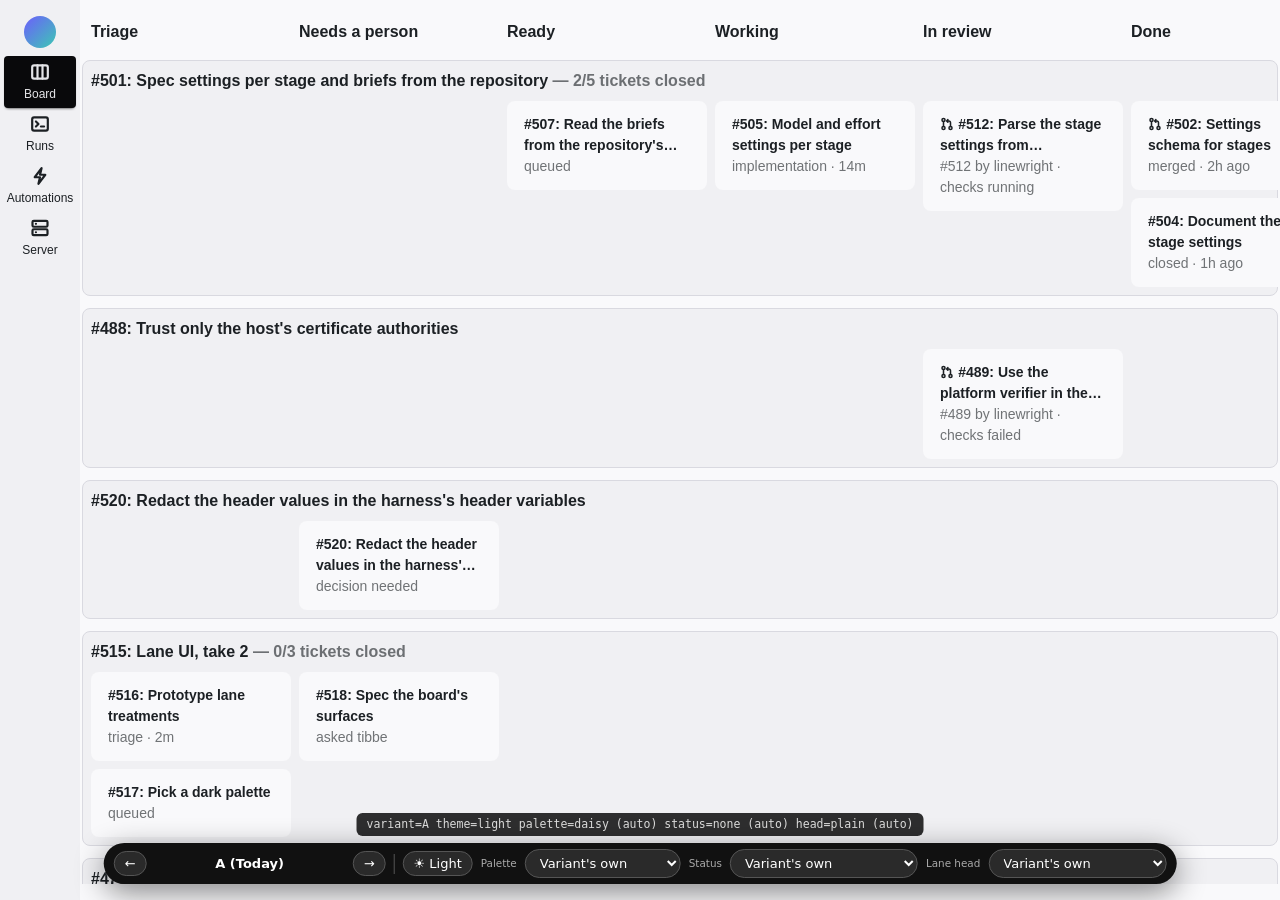
<file: docs/prototypes/board-lanes/index.html>
<!DOCTYPE html>
<!--
  PROTOTYPE, throwaway: what should the board's lanes look like?
  Five variants of the board (templates/board.html), switchable with
  `?variant=` and the floating bar at the bottom, each with a choice of
  palette, status marking and lane head. Mock data, no server: open this
  file in a browser. It borrows the app's compiled stylesheet
  (assets/linewright.css) for the page chrome and daisyUI's themes.
-->
<html lang="en" data-theme="dark">
<head>
<meta charset="utf-8">
<meta name="viewport" content="width=device-width, initial-scale=1">
<meta name="color-scheme" content="light dark">
<title>Board · lane prototype</title>
<link rel="stylesheet" href="../../../assets/linewright.css">
<style>
/* ---- Palettes: semantic surfaces, set from JS per palette and theme. ---- */
:root {
  --page: var(--color-base-100);
  --sunken: var(--color-base-200);
  --raised: var(--color-base-100);
  --line: var(--color-base-300);
  --fg: var(--color-base-content);
  --muted: color-mix(in oklab, var(--color-base-content) 62%, transparent);
  --accent: var(--color-primary);
  --raise-shadow: none;
}
[data-theme=dark] {
  --st-running: #7c8cff; --st-attention: #f2b33d; --st-failed: #f2555a;
  --st-held: #a1a7b3; --st-done: #4cb782; --st-queued: #8a8f98; --st-neutral: #8a8f98;
}
[data-theme=light] {
  --st-running: #4f5bd5; --st-attention: #b97a00; --st-failed: #d1373c;
  --st-held: #6b7280; --st-done: #2f9e6b; --st-queued: #8a8f98; --st-neutral: #8a8f98;
}
[data-s=running] { --s: var(--st-running); }
[data-s=attention] { --s: var(--st-attention); }
[data-s=failed] { --s: var(--st-failed); }
[data-s=held] { --s: var(--st-held); }
[data-s=done] { --s: var(--st-done); }
[data-s=queued] { --s: var(--st-queued); }
[data-s=neutral] { --s: var(--st-neutral); }

body { background: var(--page); color: var(--fg); }
#board { --col-min: 200px; }
#board a { color: inherit; text-decoration: none; }
#board a:hover { text-decoration: underline; }
.muted { color: var(--muted); }
.cols { display: grid; grid-template-columns: repeat(6, minmax(var(--col-min), 1fr)); gap: 8px; }
.pr-icon { width: 1em; height: 1em; display: inline-block; vertical-align: -0.15em; margin-right: 0.3em; flex-shrink: 0; }
.ttl { display: -webkit-box; -webkit-line-clamp: 2; -webkit-box-orient: vertical; overflow: hidden; }
details > summary { list-style: none; cursor: pointer; }
details > summary::-webkit-details-marker { display: none; }
.caret { display: inline-block; width: 1em; transition: transform .15s; color: var(--muted); font-size: .7em; }
details:not([open]) > summary .caret { transform: rotate(-90deg); }
.sticky-heads { position: sticky; top: 0; z-index: 20; background: var(--page); }
.lh { position: sticky; z-index: 10; }

/* ---- Status marks on cards (the "Status" selector). ---- */
.mark-dot .card[data-s] .line::before { content: ""; display: inline-block; width: 7px; height: 7px; border-radius: 99px; background: var(--s); margin-right: 6px; vertical-align: 1px; }
.mark-dot .card[data-s=neutral] .line::before, .mark-dot .card[data-s=queued] .line::before { background: transparent; border: 1.5px solid var(--s); width: 7px; height: 7px; box-sizing: border-box; }
.mark-chip .card:not([data-s=neutral]) .line { display: inline-block; width: fit-content; padding: 1px 8px; border-radius: 6px; background: color-mix(in oklab, var(--s) 16%, transparent); color: color-mix(in oklab, var(--s) 85%, var(--fg)); }
.mark-edge .card:is([data-s=running],[data-s=attention],[data-s=failed],[data-s=held]) { box-shadow: inset 3px 0 0 var(--s), var(--raise-shadow); }
.mark-bar .card:is([data-s=running],[data-s=attention],[data-s=failed],[data-s=held],[data-s=done]) { border-bottom: 3px solid var(--s) !important; }
.mark-tint .card:not([data-s=neutral]):not([data-s=queued]) { background: color-mix(in oklab, var(--s) 13%, var(--raised)) !important; border-color: color-mix(in oklab, var(--s) 35%, transparent) !important; }
.mark-tint .card[data-s=failed] { background-image: repeating-linear-gradient(135deg, transparent 0 8px, color-mix(in oklab, var(--st-failed) 10%, transparent) 8px 16px) !important; }
.mark-pulse .card .pulse { display: inline-flex; }
.pulse { display: none; align-items: center; justify-content: center; width: 20px; height: 20px; border-radius: 99px; background: color-mix(in oklab, var(--s) 18%, transparent); color: var(--s); flex-shrink: 0; }
.mark-pulse .card[data-s=neutral] .pulse, .mark-pulse .card[data-s=queued] .pulse { opacity: .5; }

/* ---- Lane heads (the "Lane head" selector). ---- */
.head-wash .lh { background-image: linear-gradient(90deg, color-mix(in oklab, var(--s) 16%, transparent), transparent 60%); }
.head-band .lh { background-color: color-mix(in oklab, var(--s) 26%, var(--sunken)) !important; box-shadow: inset 4px 0 0 var(--s); }
.head-dot .lh .sdot, .head-wash .lh .sdot, .head-band .lh .sdot { display: inline-block; }
.sdot { display: none; width: 9px; height: 9px; border-radius: 99px; background: var(--s); flex-shrink: 0; box-shadow: 0 0 0 3px color-mix(in oklab, var(--s) 22%, transparent); }
.lh .state { font-size: 12px; font-weight: 500; color: var(--s); white-space: nowrap; }
.head-plain .lh .state { display: none; }

/* ======== A: Current ======== */
.v-current { padding: 0 2px; }
.v-current .heads { height: 2rem; align-items: center; padding: 0 9px; font-weight: 600; }
.v-current .lane { margin-top: 12px; border: 1px solid var(--line); background: var(--sunken); border-radius: var(--radius-box, 1rem); padding: 0 8px 8px; }
.v-current .lh { top: 2rem; background-color: var(--sunken); padding-top: 8px; min-height: 2.5rem; font-weight: 600; display: flex; gap: 8px; align-items: baseline; }
.v-current .cell { display: flex; flex-direction: column; gap: 8px; }
.v-current .card { background: var(--raised); border-radius: var(--radius-box, 1rem); padding: 12px 16px; border: 1px solid transparent; box-shadow: var(--raise-shadow); }
.v-current .card .ttl { font-weight: 600; font-size: 14px; }
.v-current .card .line { font-size: 14px; color: var(--muted); }
.v-current .fin { margin-top: 12px; border-top: 1px solid var(--line); padding-top: 8px; }
.v-current .fin > summary { font-weight: 600; }

/* ======== B: Linear ======== */
.v-linear { position: relative; padding: 0 12px 24px; font-size: 13px; }
.v-linear .wells { position: absolute; inset: 0 12px 0 12px; z-index: 0; pointer-events: none; }
.v-linear .wells > div { background: var(--sunken); border-radius: 10px 10px 0 0; }
.v-linear .heads { height: 44px; align-items: center; padding: 0 12px; background: var(--page); }
.v-linear .heads > div { font-weight: 500; display: flex; gap: 8px; align-items: center; }
.v-linear .heads .n { color: var(--muted); font-weight: 400; }
.v-linear .lane { position: relative; z-index: 1; }
.v-linear .lh { top: 44px; display: flex; align-items: center; gap: 10px; height: 38px; padding: 0 12px; margin: 6px 0 8px; border-radius: 8px; background-color: color-mix(in oklab, var(--sunken) 55%, var(--raised)); border: 1px solid color-mix(in oklab, var(--line) 60%, transparent); font-weight: 500; }
.v-linear .lh .n { color: var(--muted); font-weight: 400; }
.v-linear .cols { padding: 0 6px; gap: 20px; }
.v-linear .cell { display: flex; flex-direction: column; gap: 8px; padding-bottom: 6px; }
.v-linear .card { background: var(--raised); border-radius: 8px; padding: 12px 14px; border: 1px solid color-mix(in oklab, var(--line) 70%, transparent); box-shadow: var(--raise-shadow); display: flex; flex-direction: column; gap: 6px; }
.v-linear .card .top { display: flex; gap: 8px; align-items: flex-start; }
.v-linear .card .ttl { font-weight: 500; flex: 1; }
.v-linear .card .num { color: var(--muted); font-size: 12px; }
.v-linear .card .line { color: var(--muted); font-size: 12.5px; }
.v-linear .fin { position: relative; z-index: 1; margin-top: 18px; }
.v-linear .fin > summary { padding: 8px 12px; color: var(--muted); font-weight: 500; }

/* ======== C: DealFlow ======== */
.v-dealflow { padding: 4px 8px 24px; font-size: 13px; }
.v-dealflow .panel { background: var(--sunken); border: 1px solid var(--line); border-radius: 18px; padding: 0 18px 18px; min-width: fit-content; }
.v-dealflow .ptitle { display: flex; gap: 10px; align-items: baseline; padding: 18px 2px 4px; }
.v-dealflow .ptitle b { font-size: 17px; font-weight: 600; }
.v-dealflow .heads { height: 44px; align-items: center; background: var(--sunken); padding: 0 1px; gap: 12px; }
.v-dealflow .heads > div { display: flex; align-items: center; gap: 8px; font-weight: 600; font-size: 14px; padding: 0 12px; }
.v-dealflow .heads .n { margin-left: auto; color: var(--muted); font-weight: 400; font-size: 12.5px; }
.v-dealflow .heads i { width: 8px; height: 8px; border-radius: 99px; display: inline-block; }
.v-dealflow .lane { margin-top: 14px; }
.v-dealflow .lh { top: 44px; display: flex; align-items: center; gap: 10px; padding: 8px 4px 10px; background-color: var(--sunken); font-weight: 600; font-size: 14px; border-radius: 8px; }
.v-dealflow .lh .meta { margin-left: auto; color: var(--muted); font-weight: 400; font-size: 12.5px; }
.v-dealflow .cols { gap: 12px; }
.v-dealflow .cell { border: 1px solid var(--line); background: color-mix(in oklab, var(--sunken) 50%, var(--raised)); border-radius: 14px; padding: 10px; display: flex; flex-direction: column; gap: 10px; min-height: 58px; }
.v-dealflow .cell:empty { background: transparent; border-style: dashed; border-color: color-mix(in oklab, var(--line) 70%, transparent); }
.v-dealflow .card { background: var(--raised); border: 1px solid var(--line); border-radius: 10px; padding: 12px; display: flex; flex-direction: column; gap: 8px; box-shadow: var(--raise-shadow); }
.v-dealflow .card .ttl { font-weight: 500; }
.v-dealflow .card .bot { display: flex; flex-wrap: wrap; align-items: center; gap: 6px 8px; }
.v-dealflow .card .num { font-size: 10.5px; padding: 2px 6px; border-radius: 99px; background: color-mix(in oklab, var(--accent) 22%, transparent); color: color-mix(in oklab, var(--accent) 80%, var(--fg)); }
.v-dealflow .card .line { color: var(--muted); font-size: 12px; }
.v-dealflow .fin { margin-top: 18px; }
.v-dealflow .fin > summary { font-weight: 600; padding: 6px 4px; }

/* ======== D: My pick ======== */
.v-pick { padding: 0 6px 24px; font-size: 13.5px; }
.v-pick .heads { height: 40px; align-items: center; padding: 0 9px; gap: 10px; }
.v-pick .heads > div { font-weight: 600; font-size: 13px; display: flex; gap: 6px; align-items: center; }
.v-pick .heads .n { color: var(--muted); font-weight: 400; font-variant-numeric: tabular-nums; }
.v-pick .lane { margin-top: 10px; background: var(--sunken); border-radius: 12px; padding: 0 8px 8px; box-shadow: inset 0 0 0 1px color-mix(in oklab, var(--line) 55%, transparent); }
.v-pick .lh { top: 40px; display: flex; align-items: center; gap: 10px; min-height: 42px; padding: 0 10px; margin: 0 -8px 6px; border-radius: 12px 12px 0 0; background-color: var(--sunken); font-weight: 600; }
.v-pick .lh .meta { color: var(--muted); font-weight: 400; }
.v-pick .lh .state { margin-left: auto; }
.v-pick .cols { gap: 10px; }
.v-pick .cell { display: flex; flex-direction: column; gap: 8px; }
.v-pick .card { background: var(--raised); border-radius: 8px; padding: 10px 12px; box-shadow: var(--raise-shadow); border: 1px solid color-mix(in oklab, var(--line) 50%, transparent); display: flex; flex-direction: column; gap: 4px; }
.v-pick .card[data-s=done] { opacity: .78; }
.v-pick .card .ttl { font-weight: 550; }
.v-pick .card .line { color: var(--muted); font-size: 12.5px; }
.v-pick .fin { margin-top: 16px; }
.v-pick .fin > summary { font-weight: 600; padding: 6px 4px; color: var(--muted); }

/* ======== E: Jira wells ======== */
.v-jira { padding: 0 6px 24px; font-size: 13.5px; }
.v-jira .heads { height: 38px; align-items: center; gap: 6px; }
.v-jira .heads > div { font-size: 11.5px; font-weight: 650; letter-spacing: .04em; text-transform: uppercase; color: var(--muted); padding: 0 10px; background: var(--sunken); height: 30px; display: flex; align-items: center; gap: 6px; border-radius: 6px 6px 0 0; }
.v-jira .cols { gap: 6px; }
.v-jira .lane { margin-top: 4px; }
.v-jira .lh { top: 38px; display: flex; align-items: center; gap: 8px; padding: 8px 6px; background-color: var(--page); font-weight: 600; border-bottom: 1px solid var(--line); margin-bottom: 6px; }
.v-jira .lh .meta { color: var(--muted); font-weight: 400; }
.v-jira .lh .state { margin-left: auto; }
.v-jira .cell { background: var(--sunken); border-radius: 6px; padding: 6px; min-height: 64px; display: flex; flex-direction: column; gap: 6px; }
.v-jira .card { background: var(--raised); border-radius: 4px; padding: 10px 12px; box-shadow: var(--raise-shadow); border: 1px solid color-mix(in oklab, var(--line) 40%, transparent); display: flex; flex-direction: column; gap: 6px; }
.v-jira .card .line { color: var(--muted); font-size: 12.5px; }
.v-jira .card .foot { display: flex; justify-content: space-between; align-items: center; font-size: 12px; color: var(--muted); }
.v-jira .fin { margin-top: 16px; }
.v-jira .fin > summary { font-weight: 600; padding: 6px 4px; }

/* ---- The prototype's own switcher: not part of the design. ---- */
#proto { position: fixed; bottom: 16px; left: 50%; transform: translateX(-50%); z-index: 100; display: flex; align-items: center; gap: 8px; padding: 6px 10px; border-radius: 99px; background: #111; color: #fff; font: 13px/1 system-ui, sans-serif; box-shadow: 0 8px 30px #0007, 0 0 0 1px #fff3; white-space: nowrap; }
#proto button, #proto select { background: #2a2a2a; color: #fff; border: 1px solid #555; border-radius: 99px; padding: 5px 10px; font: inherit; cursor: pointer; }
#proto button:hover { background: #3a3a3a; }
#proto .lbl { min-width: 190px; text-align: center; font-weight: 600; }
#proto .sep { width: 1px; height: 20px; background: #555; }
#proto small { color: #aaa; }
#state { position: fixed; bottom: 64px; left: 50%; transform: translateX(-50%); z-index: 100; font: 11.5px/1.3 ui-monospace, monospace; color: #ddd; background: #111d; padding: 4px 10px; border-radius: 6px; }
</style>
</head>
<body class="bg-base-100 text-base-content">
<div class="drawer lg:drawer-open">
<input id="navigation" type="checkbox" class="drawer-toggle">
<div class="drawer-content isolate min-w-0 flex h-dvh flex-col">
<main class="flex min-h-0 flex-1 flex-col px-2 py-4">
<section id="board" class="scroll-box"></section>
</main>
</div>
<div class="drawer-side">
<nav class="flex min-h-full w-64 flex-col gap-2 bg-base-200 p-4 lg:max-2xl:w-20 lg:max-2xl:items-center lg:max-2xl:px-1" aria-label="Linewright">
<a class="repo link link-hover flex items-center gap-2 font-semibold lg:max-2xl:justify-center" href="#"><div class="avatar"><div class="size-6 rounded-full lg:max-2xl:size-8"><div style="width:100%;height:100%;background:linear-gradient(135deg,#6d5efc,#3cc8b4)"></div></div></div><span class="lg:max-2xl:sr-only">benetics/linewright</span></a>
<ul class="menu w-full p-0">
<li><a class="menu-active lg:max-2xl:flex lg:max-2xl:flex-col lg:max-2xl:items-center lg:max-2xl:gap-1 lg:max-2xl:px-0 lg:max-2xl:text-xs" href="#"><svg class="size-5 shrink-0" viewBox="0 0 16 16" fill="none" stroke="currentColor" stroke-width="1.75" stroke-linecap="round" stroke-linejoin="round"><rect x="1.75" y="2.75" width="12.5" height="10.5" rx="1.5"/><path d="M6 2.75v10.5M10 2.75v10.5"/></svg><span>Board</span></a></li>
<li><a class="lg:max-2xl:flex lg:max-2xl:flex-col lg:max-2xl:items-center lg:max-2xl:gap-1 lg:max-2xl:px-0 lg:max-2xl:text-xs" href="#"><svg class="size-5 shrink-0" viewBox="0 0 16 16" fill="none" stroke="currentColor" stroke-width="1.75" stroke-linecap="round" stroke-linejoin="round"><rect x="1.75" y="2.75" width="12.5" height="10.5" rx="1.5"/><path d="M4.75 6l2 2-2 2M8.75 10h2.5"/></svg><span>Runs</span></a></li>
<li><a class="lg:max-2xl:flex lg:max-2xl:flex-col lg:max-2xl:items-center lg:max-2xl:gap-1 lg:max-2xl:px-0 lg:max-2xl:text-xs" href="#"><svg class="size-5 shrink-0" viewBox="0 0 16 16" fill="none" stroke="currentColor" stroke-width="1.75" stroke-linecap="round" stroke-linejoin="round"><path d="M9.25 1.75L3.75 9h4.25l-1.25 5.25L12.25 7H8z"/></svg><span>Automations</span></a></li>
<li><a class="lg:max-2xl:flex lg:max-2xl:flex-col lg:max-2xl:items-center lg:max-2xl:gap-1 lg:max-2xl:px-0 lg:max-2xl:text-xs" href="#"><svg class="size-5 shrink-0" viewBox="0 0 16 16" fill="none" stroke="currentColor" stroke-width="1.75" stroke-linecap="round" stroke-linejoin="round"><rect x="2" y="2.25" width="12" height="4.75" rx="1"/><rect x="2" y="9" width="12" height="4.75" rx="1"/><path d="M4.75 4.625h.01M4.75 11.375h.01"/></svg><span>Server</span></a></li>
</ul>
</nav>
</div>
</div>

<div id="state"></div>
<div id="proto">
<button id="prev" title="Previous variant (←)">←</button>
<span class="lbl" id="vlabel"></span>
<button id="next" title="Next variant (→)">→</button>
<span class="sep"></span>
<button id="theme" title="Toggle light/dark (t)"></button>
<small>Palette</small><select id="palette"></select>
<small>Status</small><select id="mark"></select>
<small>Lane head</small><select id="head"></select>
</div>

<script>
// ---------- Mock board: Linewright's columns and card wording. ----------
const COLUMNS = ["Triage", "Needs a person", "Ready", "Working", "In review", "Done"];
const STAGE_DOTS = ["#8a8f98", "#f2b33d", "#5e9bff", "#9b7bff", "#3cc8b4", "#4cb782"];
const c = (num, title, s, line, pr = false) => ({ num, title, s, line, pr });
const LANES = [
  { num: 501, title: "Spec settings per stage and briefs from the repository", tickets: [2, 5], cells: {
    2: [c(507, "Read the briefs from the repository's default branch", "queued", "queued")],
    3: [c(505, "Model and effort settings per stage", "running", "implementation · 14m")],
    4: [c(512, "Parse the stage settings from linewright.toml", "running", "#512 by linewright · checks running", true)],
    5: [c(502, "Settings schema for stages", "done", "merged · 2h ago", true), c(504, "Document the stage settings", "done", "closed · 1h ago")] } },
  { num: 488, title: "Trust only the host's certificate authorities", cells: {
    4: [c(489, "Use the platform verifier in the GitHub client", "failed", "#489 by linewright · checks failed", true)] } },
  { num: 520, title: "Redact the header values in the harness's header variables", cells: {
    1: [c(520, "Redact the header values in the harness's header variables", "attention", "decision needed")] } },
  { num: 515, title: "Lane UI, take 2", tickets: [0, 3], cells: {
    0: [c(516, "Prototype lane treatments", "running", "triage · 2m"), c(517, "Pick a dark palette", "queued", "queued")],
    1: [c(518, "Spec the board's surfaces", "attention", "asked tibbe")] } },
  { num: 476, title: "Release automation", tickets: [3, 4], cells: {
    2: [c(479, "Sign the release artefacts", "held", "paused for the usage limit")],
    4: [c(481, "Publish the image on tag", "failed", "#481 by tibbe · conflicts", true)],
    5: [c(477, "Changelog from commits", "done", "merged · 1d ago", true), c(478, "Version bump script", "done", "merged · 1d ago", true), c(480, "Release checklist", "done", "closed · 20h ago")] } },
  { num: 530, title: "Flaky webhook replay test", cells: {
    0: [c(530, "Flaky webhook replay test", "failed", "stalled")] } },
  { num: 533, title: "Running guide: HTTPS behind a proxy", cells: {
    2: [c(533, "Running guide: HTTPS behind a proxy", "neutral", "unassigned")] } },
  { num: 540, title: "Theme colours in OKLCH", cells: {
    1: [c(540, "Theme colours in OKLCH", "held", "blocked by #515")] } },
];
const FINISHED = [
  { num: 460, title: "Release 0.6.0", finished: "2d ago", cells: { 5: [c(461, "Tag and publish 0.6.0", "done", "merged · 2d ago", true)] } },
  { num: 452, title: "Trust only the host's certificate authorities (first pass)", finished: "4d ago", cells: { 5: [c(453, "Drop the bundled roots", "done", "merged · 4d ago", true)] } },
];
const RANK = ["failed", "attention", "running", "held", "queued", "done", "neutral"];
const STATE_WORD = { failed: "Failing", attention: "Needs a person", running: "Running", held: "Paused", queued: "Queued", done: "Done", neutral: "Waiting" };
function laneState(l) {
  const ss = Object.values(l.cells).flat().map(x => x.s);
  return RANK.find(r => ss.includes(r)) ?? "neutral";
}
const cardsIn = (l) => Object.values(l.cells).flat().length;
const colCount = (i) => LANES.reduce((n, l) => n + (l.cells[i]?.length ?? 0), 0);

// ---------- Palettes: page, sunken (lane/well), raised (card), line, fg, muted, accent. ----------
const P = (page, sunken, raised, line, fg, muted, accent, shadow) => ({ page, sunken, raised, line, fg, muted, accent, shadow });
const DARK_SHADOW = "0 1px 1px #01040480, 0 0 1px #01040480";
const LIGHT_SHADOW = "0 1px 1px #1e1f2124, 0 0 1px #1e1f214f";
const PALETTES = {
  daisy: { name: "daisyUI (today)", dark: null, light: null },
  linear: { name: "Linear", dark: P("#0f1011", "#141518", "#1c1d21", "#27282d", "#e3e4e8", "#8a8f98", "#7170ff", "none"),
    light: P("#ffffff", "#f8f8f9", "#f0f0f3", "#e4e5e9", "#1b1c1f", "#6b6f76", "#5e6ad2", "none") },
  dealflow: { name: "DealFlow", dark: P("#0b0c0f", "#121318", "#191a20", "#262832", "#ececf1", "#8b8d98", "#9b7bff", "none"),
    light: P("#f4f4f7", "#ffffff", "#f9f9fb", "#e6e6ee", "#18181c", "#6b6c76", "#7c5cff", LIGHT_SHADOW) },
  lifted: { name: "Lifted slate", dark: P("#202226", "#191a1d", "#2d3035", "#3d4047", "#eceef2", "#a6abb4", "#8b96ff", "0 1px 2px #0006, 0 0 0 1px #ffffff0a"),
    light: P("#f7f8fa", "#eceef2", "#ffffff", "#d8dbe2", "#1c2024", "#5d636d", "#4f5bd5", LIGHT_SHADOW) },
  slate: { name: "Radix slate", dark: P("#18191b", "#111113", "#232528", "#363a3f", "#edeef0", "#b0b4ba", "#7c8cff", DARK_SHADOW),
    light: P("#fcfcfd", "#f0f0f3", "#ffffff", "#d9d9e0", "#1c2024", "#60646c", "#4f5bd5", LIGHT_SHADOW) },
  dimmed: { name: "GitHub dimmed", dark: P("#212830", "#151b23", "#262c36", "#3d444d", "#d1d7e0", "#9198a1", "#478be6", "0 1px 0 #0104094d"),
    light: P("#ffffff", "#f6f8fa", "#ffffff", "#d1d9e0", "#1f2328", "#59636e", "#0969da", "0 1px 0 #1f23280a") },
  carbon: { name: "Carbon g90 / g10", dark: P("#262626", "#393939", "#525252", "#6f6f6f", "#f4f4f4", "#c6c6c6", "#78a9ff", "none"),
    light: P("#f4f4f4", "#ffffff", "#f4f4f4", "#e0e0e0", "#161616", "#525252", "#0f62fe", "none") },
  atlassian: { name: "Atlassian", dark: P("#1f1f21", "#18191a", "#242528", "#3d3f43", "#cecfd2", "#a9abaf", "#579dff", DARK_SHADOW),
    light: P("#ffffff", "#f8f8f8", "#ffffff", "#e4e6ea", "#292a2e", "#505258", "#0c66e4", LIGHT_SHADOW) },
};
const MARKS = { none: "None", dot: "Dot before the line", pulse: "Status icon (Linear)", chip: "Tinted chip (DealFlow)", edge: "Left edge (Azure)", bar: "Bottom bar (Ashby)", tint: "Card tint (Jenkins)" };
const HEADS = { plain: "Plain", dot: "State dot", wash: "Fading wash (Linear)", band: "Solid band (Azure)" };

// ---------- Shared bits. ----------
const esc = s => String(s).replace(/[&<>"]/g, ch => ({ "&": "&amp;", "<": "&lt;", ">": "&gt;", '"': "&quot;" }[ch]));
const PR = `<svg class="pr-icon" viewBox="0 0 16 16" fill="none" stroke="currentColor" stroke-width="1.75" stroke-linecap="round" stroke-linejoin="round"><circle cx="4" cy="3.5" r="1.75"/><circle cx="4" cy="12.5" r="1.75"/><circle cx="12" cy="12.5" r="1.75"/><path d="M4 5.25v5.5M12 10.75V6.5a2 2 0 0 0-2-2H7.5M9 3l-1.5 1.5L9 6"/></svg>`;
const ISSUE = `<svg class="pr-icon" viewBox="0 0 16 16" fill="none" stroke="currentColor" stroke-width="1.75"><circle cx="8" cy="8" r="5.75"/><circle cx="8" cy="8" r="1" fill="currentColor"/></svg>`;
const PULSE = `<span class="pulse"><svg width="12" height="12" viewBox="0 0 16 16" fill="none" stroke="currentColor" stroke-width="2" stroke-linecap="round" stroke-linejoin="round"><path d="M1.5 8h3l2-4.5 3 9 2-4.5h3"/></svg></span>`;
const link = (num, title) => `<a href="#">#${num}: ${esc(title)}</a>`;
const laneHeadText = l => link(l.num, l.title)
  + (l.tickets ? ` <span class="meta muted">— ${l.tickets[0]}/${l.tickets[1]} tickets closed</span>` : "")
  + (l.finished ? ` <span class="meta muted">— finished ${l.finished}</span>` : "");
function lanes(renderLane) {
  return LANES.map(l => renderLane(l, false)).join("");
}
function finished(renderLane) {
  return `<details class="fin"><summary><span class="caret">▼</span> ${FINISHED.length} finished lanes</summary>${FINISHED.map(l => renderLane(l, true)).join("")}</details>`;
}
// A lane box as a section or, finished, a fold whose summary is its head.
const box = (folded, cls, head, body, s) => folded
  ? `<details class="${cls}" data-s="${s}"><summary class="lh" data-s="${s}">${head}</summary>${body}</details>`
  : `<section class="${cls}" data-s="${s}"><div class="lh" data-s="${s}">${head}</div>${body}</section>`;

// ---------- Variants. ----------
const VARIANTS = [
  { key: "A", name: "Today", cls: "v-current", palette: "daisy", mark: "none", head: "plain", render() {
    const card = x => `<div class="card" data-s="${x.s}"><div class="ttl">${x.pr ? PR : ""}${link(x.num, x.title)}</div><div class="line">${esc(x.line)}</div></div>`;
    const lane = (l, folded) => box(folded, "lane", `${folded ? '<span class="caret">▼</span>' : ""}<span class="sdot"></span><span>${laneHeadText(l)}</span><span class="state">${STATE_WORD[laneState(l)]}</span>`,
      `<div class="cols">${COLUMNS.map((_, i) => `<div class="cell">${(l.cells[i] ?? []).map(card).join("")}</div>`).join("")}</div>`, laneState(l));
    return `<div class="sticky-heads cols heads">${COLUMNS.map(n => `<div>${n}</div>`).join("")}</div>${lanes(lane)}${finished(lane)}`;
  } },
  { key: "B", name: "Linear", cls: "v-linear", palette: "linear", mark: "pulse", head: "wash", render() {
    const card = x => `<div class="card" data-s="${x.s}"><div class="top">${x.pr ? PR : ISSUE}<div class="ttl"><a href="#">${esc(x.title)}</a></div>${PULSE}</div><div class="line">${esc(x.line)}</div><div class="num">#${x.num}</div></div>`;
    const lane = (l, folded) => box(folded, "lane", `<span class="caret">▼</span><span class="sdot"></span><span>${laneHeadText(l)}</span><span class="n">${cardsIn(l)}</span><span class="state" style="margin-left:auto">${STATE_WORD[laneState(l)]}</span>`,
      `<div class="cols">${COLUMNS.map((_, i) => `<div class="cell">${(l.cells[i] ?? []).map(card).join("")}</div>`).join("")}</div>`, laneState(l));
    return `<div class="wells cols" style="gap:20px;padding:0 6px">${COLUMNS.map(() => "<div></div>").join("")}</div>
      <div class="sticky-heads cols heads" style="gap:20px;padding:0 18px">${COLUMNS.map((n, i) => `<div>${n}<span class="n">${colCount(i)}</span></div>`).join("")}</div>${lanes(lane)}${finished(lane)}`;
  } },
  { key: "C", name: "DealFlow", cls: "v-dealflow", palette: "dealflow", mark: "chip", head: "dot", render() {
    const card = x => `<div class="card" data-s="${x.s}"><div class="ttl">${x.pr ? PR : ""}<a href="#">${esc(x.title)}</a></div><div class="bot"><span class="num">#${x.num}</span><span class="line">${esc(x.line)}</span></div></div>`;
    const lane = (l, folded) => box(folded, "lane", `${folded ? '<span class="caret">▼</span>' : ""}<span class="sdot"></span><span>${laneHeadText(l).replace(/<span class="meta muted">.*<\/span>/, "")}</span><span class="state">${STATE_WORD[laneState(l)]}</span><span class="meta">${cardsIn(l)} cards${l.tickets ? ` · ${l.tickets[0]}/${l.tickets[1]} tickets` : ""}${l.finished ? ` · finished ${l.finished}` : ""}</span>`,
      `<div class="cols">${COLUMNS.map((_, i) => `<div class="cell">${(l.cells[i] ?? []).map(card).join("")}</div>`).join("")}</div>`, laneState(l));
    return `<div class="panel"><div class="ptitle"><b>Board</b><span class="muted">${LANES.length} lanes · ${LANES.reduce((n, l) => n + cardsIn(l), 0)} cards</span></div>
      <div class="sticky-heads cols heads">${COLUMNS.map((n, i) => `<div><i style="background:${STAGE_DOTS[i]}"></i>${n}<span class="n">${colCount(i)}</span></div>`).join("")}</div>${lanes(lane)}${finished(lane)}</div>`;
  } },
  { key: "D", name: "My pick", cls: "v-pick", palette: "lifted", mark: "edge", head: "wash", render() {
    const card = x => `<div class="card" data-s="${x.s}"><div class="ttl">${x.pr ? PR : ""}${link(x.num, x.title)}</div><div class="line">${esc(x.line)}</div></div>`;
    const lane = (l, folded) => box(folded, "lane", `${folded ? '<span class="caret">▼</span>' : ""}<span class="sdot"></span><span>${laneHeadText(l)}</span><span class="state">${STATE_WORD[laneState(l)]}</span>`,
      `<div class="cols">${COLUMNS.map((_, i) => `<div class="cell">${(l.cells[i] ?? []).map(card).join("")}</div>`).join("")}</div>`, laneState(l));
    return `<div class="sticky-heads cols heads">${COLUMNS.map((n, i) => `<div>${n}<span class="n">${colCount(i)}</span></div>`).join("")}</div>${lanes(lane)}${finished(lane)}`;
  } },
  { key: "E", name: "Jira wells", cls: "v-jira", palette: "atlassian", mark: "bar", head: "plain", render() {
    const card = x => `<div class="card" data-s="${x.s}"><div>${esc(x.title)}</div><div class="line">${esc(x.line)}</div><div class="foot"><span>${x.pr ? PR : ISSUE}<a href="#">#${x.num}</a></span></div></div>`;
    const lane = (l, folded) => box(folded, "lane", `<span class="caret">▼</span><span class="sdot"></span><span>${laneHeadText(l)}</span><span class="meta">(${cardsIn(l)})</span><span class="state">${STATE_WORD[laneState(l)]}</span>`,
      `<div class="cols">${COLUMNS.map((_, i) => `<div class="cell">${(l.cells[i] ?? []).map(card).join("")}</div>`).join("")}</div>`, laneState(l));
    return `<div class="sticky-heads cols heads">${COLUMNS.map((n, i) => `<div>${n} <span>${colCount(i)}</span></div>`).join("")}</div>${lanes(lane)}${finished(lane)}`;
  } },
];

// ---------- Switcher. ----------
const params = new URLSearchParams(location.search);
const st = {
  variant: params.get("variant") ?? "A",
  theme: params.get("theme") ?? (matchMedia("(prefers-color-scheme: dark)").matches ? "dark" : "light"),
  palette: params.get("palette") ?? "auto",
  mark: params.get("mark") ?? "auto",
  head: params.get("head") ?? "auto",
};
const fill = (sel, opts) => { sel.innerHTML = `<option value="auto">Variant's own</option>` + Object.entries(opts).map(([k, v]) => `<option value="${k}">${typeof v === "string" ? v : v.name}</option>`).join(""); };
fill(document.getElementById("palette"), PALETTES);
fill(document.getElementById("mark"), MARKS);
fill(document.getElementById("head"), HEADS);
const SURFACE_VARS = ["page", "sunken", "raised", "line", "fg", "muted", "accent", "raise-shadow",
  "color-base-100", "color-base-200", "color-base-300", "color-base-content"];

function apply() {
  const v = VARIANTS.find(x => x.key === st.variant) ?? VARIANTS[0];
  st.variant = v.key;
  const palette = st.palette === "auto" ? v.palette : st.palette;
  const mark = st.mark === "auto" ? v.mark : st.mark;
  const head = st.head === "auto" ? v.head : st.head;
  const root = document.documentElement;
  root.dataset.theme = st.theme;
  for (const k of SURFACE_VARS) root.style.removeProperty("--" + k);
  const p = PALETTES[palette][st.theme];
  if (p) {
    const set = (k, val) => root.style.setProperty("--" + k, val);
    set("page", p.page); set("sunken", p.sunken); set("raised", p.raised); set("line", p.line);
    set("fg", p.fg); set("muted", p.muted); set("accent", p.accent); set("raise-shadow", p.shadow);
    set("color-base-100", p.page); set("color-base-200", p.sunken); set("color-base-300", p.line); set("color-base-content", p.fg);
  }
  const board = document.getElementById("board");
  const scroll = [board.scrollLeft, board.scrollTop];
  board.className = `scroll-box ${v.cls} mark-${mark} head-${head}`;
  board.innerHTML = v.render();
  [board.scrollLeft, board.scrollTop] = scroll;
  document.getElementById("vlabel").textContent = `${v.key} (${v.name})`;
  document.getElementById("theme").textContent = st.theme === "dark" ? "☾ Dark" : "☀ Light";
  document.getElementById("palette").value = st.palette;
  document.getElementById("mark").value = st.mark;
  document.getElementById("head").value = st.head;
  document.getElementById("state").textContent =
    `variant=${v.key} theme=${st.theme} palette=${palette}${st.palette === "auto" ? " (auto)" : ""} status=${mark}${st.mark === "auto" ? " (auto)" : ""} head=${head}${st.head === "auto" ? " (auto)" : ""}`;
  const q = new URLSearchParams();
  for (const [k, val] of Object.entries(st)) if (val !== "auto") q.set(k, val);
  history.replaceState(null, "", "?" + q);
}
const step = d => { const i = VARIANTS.findIndex(x => x.key === st.variant); st.variant = VARIANTS[(i + d + VARIANTS.length) % VARIANTS.length].key; apply(); };
document.getElementById("prev").onclick = () => step(-1);
document.getElementById("next").onclick = () => step(1);
document.getElementById("theme").onclick = () => { st.theme = st.theme === "dark" ? "light" : "dark"; apply(); };
for (const k of ["palette", "mark", "head"]) document.getElementById(k).onchange = e => { st[k] = e.target.value; apply(); e.target.blur(); };
addEventListener("keydown", e => {
  if (e.target.closest("input, textarea, select, [contenteditable]")) return;
  if (e.key === "ArrowLeft") step(-1);
  else if (e.key === "ArrowRight") step(1);
  else if (e.key === "t") document.getElementById("theme").click();
});
apply();
</script>
</body>
</html>
</file>
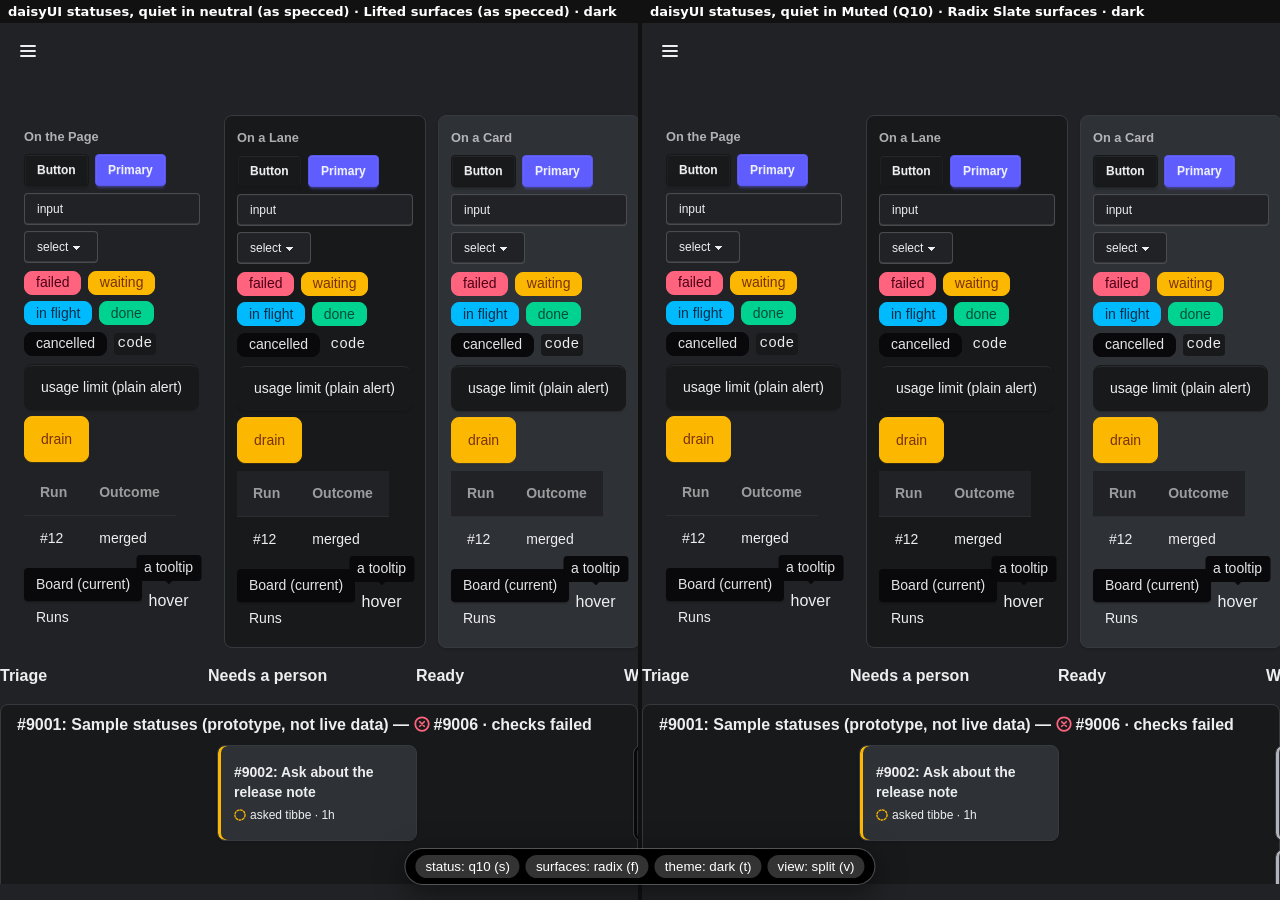
<file: docs/prototypes/palette/index.html>
<!DOCTYPE html>
<!-- PROTOTYPE, throwaway (#642): the live board, snapshotted, as specced
     (left) beside a candidate (right). s cycles the candidate's status
     colours, f its surfaces, t the theme, v one pane or two. Serve the
     repository root and open /docs/prototypes/palette/. -->
<html lang="en">
<head>
<meta charset="utf-8">
<title>PROTOTYPE · palette</title>
<style>
  html, body { margin: 0; height: 100%; background: #111; }
  #views { display: flex; height: 100%; gap: 4px; }
  #views figure { margin: 0; flex: 1; display: flex; flex-direction: column; min-width: 0; }
  #views figcaption { font: 600 13px system-ui, sans-serif; color: #fff; padding: 4px 8px; }
  #views iframe { flex: 1; border: 0; width: 100%; }
  #proto { position: fixed; bottom: 16px; left: 50%; transform: translateX(-50%); z-index: 9; display: flex; gap: 6px; align-items: center;
    padding: 6px 10px; border-radius: 99px; background: #000; color: #fff; font: 13px system-ui, sans-serif; box-shadow: 0 0 0 1px #fff4, 0 8px 30px #0008; white-space: nowrap; }
  #proto button { background: #333; color: #fff; border: 0; border-radius: 99px; padding: 4px 10px; cursor: pointer; }
</style>
</head>
<body>
<div id="views"></div>
<div id="proto">
  <button data-k="status"></button><button data-k="surfaces"></button><button data-k="theme"></button><button data-k="view"></button>
</div>
<script>
const OPTS = {
  status: ["q10", "daisyui", "tw"],
  surfaces: ["radix", "lifted"],
  theme: ["dark", "light"],
  view: ["split", "single"],
};
const NAMES = {
  daisyui: "daisyUI statuses, quiet in neutral (as specced)",
  q10: "daisyUI statuses, quiet in Muted (Q10)",
  tw: "Tailwind 700/400 statuses",
  lifted: "Lifted surfaces (as specced)",
  radix: "Radix Slate surfaces",
};
const KEYS = { s: "status", f: "surfaces", t: "theme", v: "view" };
const q = new URLSearchParams(location.search);
const st = Object.fromEntries(Object.entries(OPTS).map(([k, o]) => [k, o.includes(q.get(k)) ? q.get(k) : o[0]]));

function pane(status, surfaces) {
  return `<figure><figcaption>${NAMES[status]} · ${NAMES[surfaces]} · ${st.theme}</figcaption>` +
    `<iframe src="board.html?status=${status}&surfaces=${surfaces}&theme=${st.theme}"></iframe></figure>`;
}
function render() {
  document.getElementById("views").innerHTML =
    (st.view === "split" ? pane("daisyui", "lifted") : "") + pane(st.status, st.surfaces);
  for (const b of document.querySelectorAll("#proto button")) {
    const k = b.dataset.k, key = Object.keys(KEYS).find(x => KEYS[x] === k);
    b.textContent = `${k}: ${NAMES[st[k]] ? st[k] : st[k]} (${key})`;
  }
  history.replaceState(null, "", "?" + new URLSearchParams(st));
}
function cycle(k) { const o = OPTS[k]; st[k] = o[(o.indexOf(st[k]) + 1) % o.length]; render(); }
for (const b of document.querySelectorAll("#proto button")) b.onclick = () => cycle(b.dataset.k);
addEventListener("keydown", e => { if (KEYS[e.key]) cycle(KEYS[e.key]); });
render();
</script>
</body>
</html>
</file>
